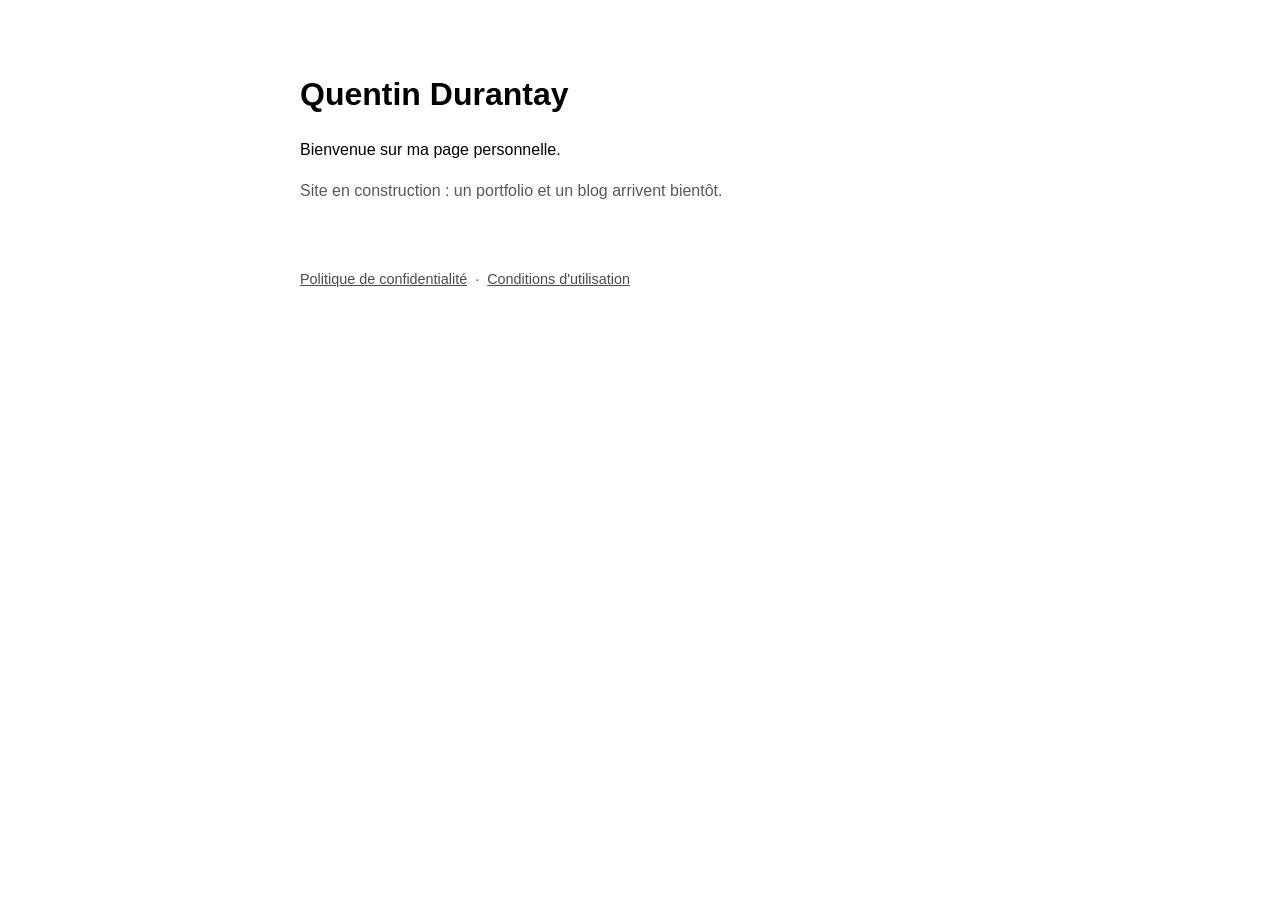
<file: index.html>
<!doctype html>
<html lang="fr">
<head>
  <meta charset="utf-8">
  <meta name="viewport" content="width=device-width, initial-scale=1">
  <title>Quentin Durantay</title>
  <meta name="description" content="Page personnelle de Quentin Durantay.">
  <link rel="stylesheet" href="style.css">
</head>
<body>
  <main>
    <h1>Quentin Durantay</h1>
    <p>Bienvenue sur ma page personnelle.</p>
    <p class="muted">Site en construction : un portfolio et un blog arrivent bientôt.</p>
  </main>
  <footer>
    <a href="confidentialite.html">Politique de confidentialité</a>
    <span>·</span>
    <a href="conditions.html">Conditions d'utilisation</a>
  </footer>
</body>
</html>
</file>
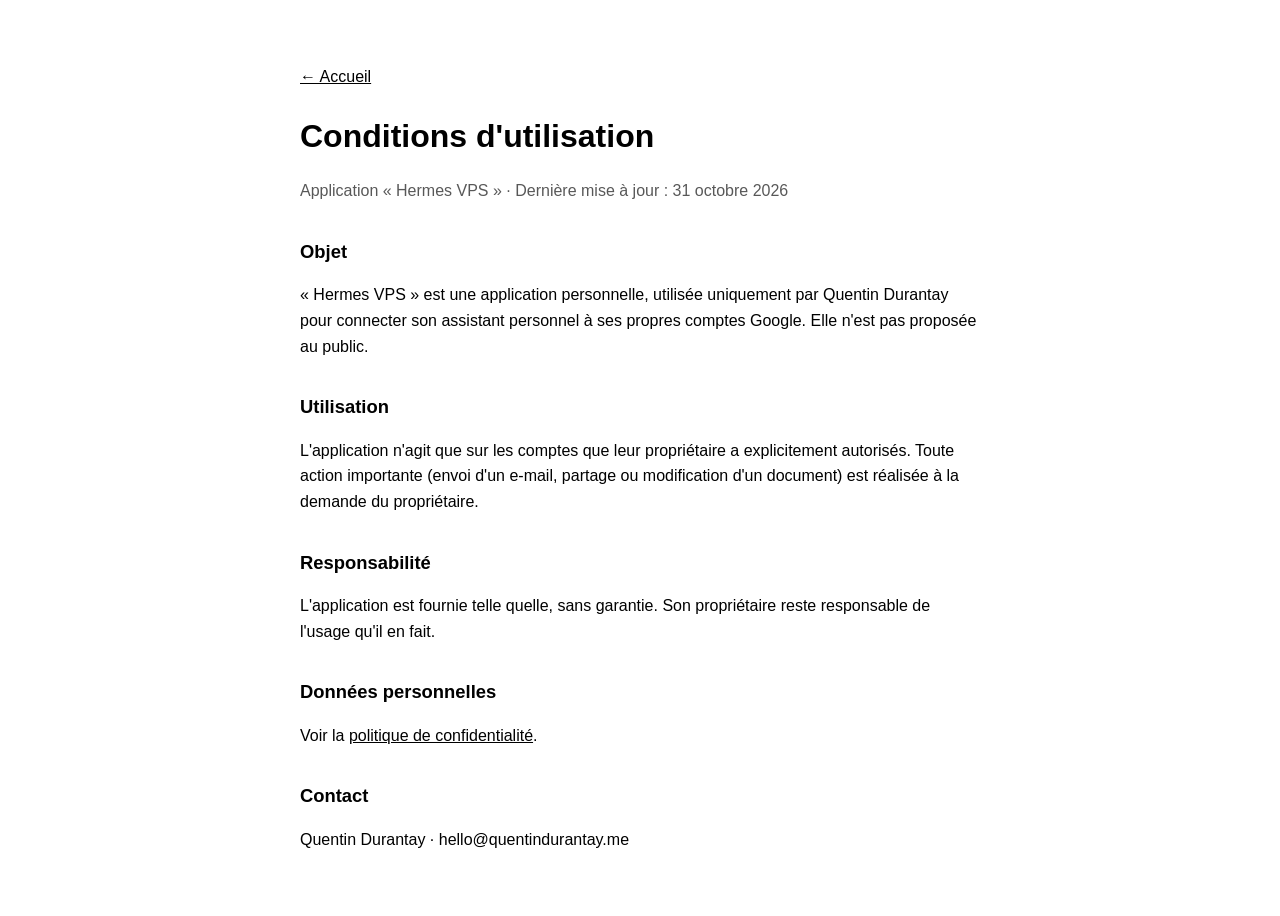
<file: conditions.html>
<!doctype html>
<html lang="fr">
<head>
  <meta charset="utf-8">
  <meta name="viewport" content="width=device-width, initial-scale=1">
  <title>Conditions d'utilisation – Hermes VPS</title>
  <link rel="stylesheet" href="style.css">
</head>
<body>
  <main>
    <p><a href="index.html">← Accueil</a></p>
    <h1>Conditions d'utilisation</h1>
    <p class="muted">Application « Hermes VPS » · Dernière mise à jour : 31 octobre 2026</p>

    <h2>Objet</h2>
    <p>« Hermes VPS » est une application personnelle, utilisée uniquement par Quentin Durantay pour connecter son assistant personnel à ses propres comptes Google. Elle n'est pas proposée au public.</p>

    <h2>Utilisation</h2>
    <p>L'application n'agit que sur les comptes que leur propriétaire a explicitement autorisés. Toute action importante (envoi d'un e-mail, partage ou modification d'un document) est réalisée à la demande du propriétaire.</p>

    <h2>Responsabilité</h2>
    <p>L'application est fournie telle quelle, sans garantie. Son propriétaire reste responsable de l'usage qu'il en fait.</p>

    <h2>Données personnelles</h2>
    <p>Voir la <a href="confidentialite.html">politique de confidentialité</a>.</p>

    <h2>Contact</h2>
    <p>Quentin Durantay · hello@quentindurantay.me</p>
  </main>
</body>
</html>
</file>
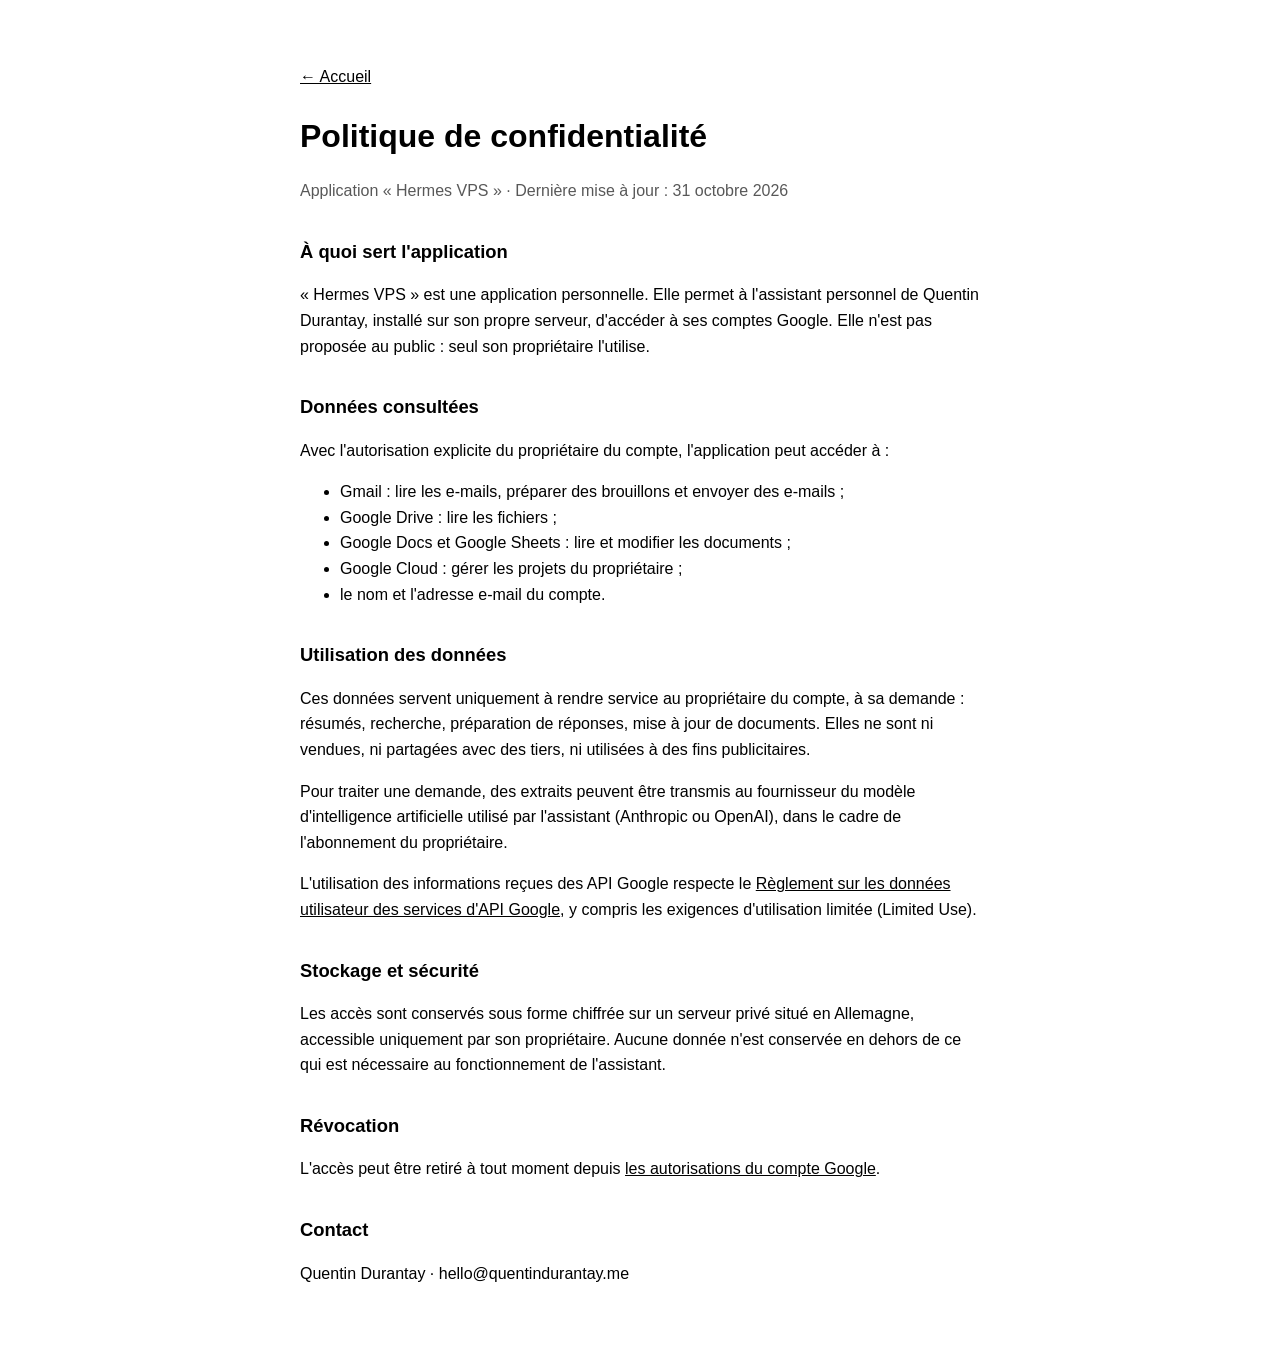
<file: confidentialite.html>
<!doctype html>
<html lang="fr">
<head>
  <meta charset="utf-8">
  <meta name="viewport" content="width=device-width, initial-scale=1">
  <title>Politique de confidentialité – Hermes VPS</title>
  <link rel="stylesheet" href="style.css">
</head>
<body>
  <main>
    <p><a href="index.html">← Accueil</a></p>
    <h1>Politique de confidentialité</h1>
    <p class="muted">Application « Hermes VPS » · Dernière mise à jour : 31 octobre 2026</p>

    <h2>À quoi sert l'application</h2>
    <p>« Hermes VPS » est une application personnelle. Elle permet à l'assistant personnel de Quentin Durantay, installé sur son propre serveur, d'accéder à ses comptes Google. Elle n'est pas proposée au public : seul son propriétaire l'utilise.</p>

    <h2>Données consultées</h2>
    <p>Avec l'autorisation explicite du propriétaire du compte, l'application peut accéder à :</p>
    <ul>
      <li>Gmail : lire les e-mails, préparer des brouillons et envoyer des e-mails ;</li>
      <li>Google Drive : lire les fichiers ;</li>
      <li>Google Docs et Google Sheets : lire et modifier les documents ;</li>
      <li>Google Cloud : gérer les projets du propriétaire ;</li>
      <li>le nom et l'adresse e-mail du compte.</li>
    </ul>

    <h2>Utilisation des données</h2>
    <p>Ces données servent uniquement à rendre service au propriétaire du compte, à sa demande : résumés, recherche, préparation de réponses, mise à jour de documents. Elles ne sont ni vendues, ni partagées avec des tiers, ni utilisées à des fins publicitaires.</p>
    <p>Pour traiter une demande, des extraits peuvent être transmis au fournisseur du modèle d'intelligence artificielle utilisé par l'assistant (Anthropic ou OpenAI), dans le cadre de l'abonnement du propriétaire.</p>
    <p>L'utilisation des informations reçues des API Google respecte le <a href="https://developers.google.com/terms/api-services-user-data-policy">Règlement sur les données utilisateur des services d'API Google</a>, y compris les exigences d'utilisation limitée (Limited Use).</p>

    <h2>Stockage et sécurité</h2>
    <p>Les accès sont conservés sous forme chiffrée sur un serveur privé situé en Allemagne, accessible uniquement par son propriétaire. Aucune donnée n'est conservée en dehors de ce qui est nécessaire au fonctionnement de l'assistant.</p>

    <h2>Révocation</h2>
    <p>L'accès peut être retiré à tout moment depuis <a href="https://myaccount.google.com/permissions">les autorisations du compte Google</a>.</p>

    <h2>Contact</h2>
    <p>Quentin Durantay · hello@quentindurantay.me</p>
  </main>
</body>
</html>
</file>
<file: style.css>
:root { color-scheme: light dark; }
body {
  font-family: -apple-system, BlinkMacSystemFont, "Segoe UI", Roboto, sans-serif;
  max-width: 680px; margin: 0 auto; padding: 48px 20px; line-height: 1.6;
}
h1 { font-size: 2rem; margin-bottom: 0.3em; }
h2 { font-size: 1.15rem; margin-top: 1.8em; }
.muted { opacity: 0.65; }
a { color: inherit; }
footer { margin-top: 64px; font-size: 0.9rem; opacity: 0.7; display: flex; gap: 8px; }
</file>
